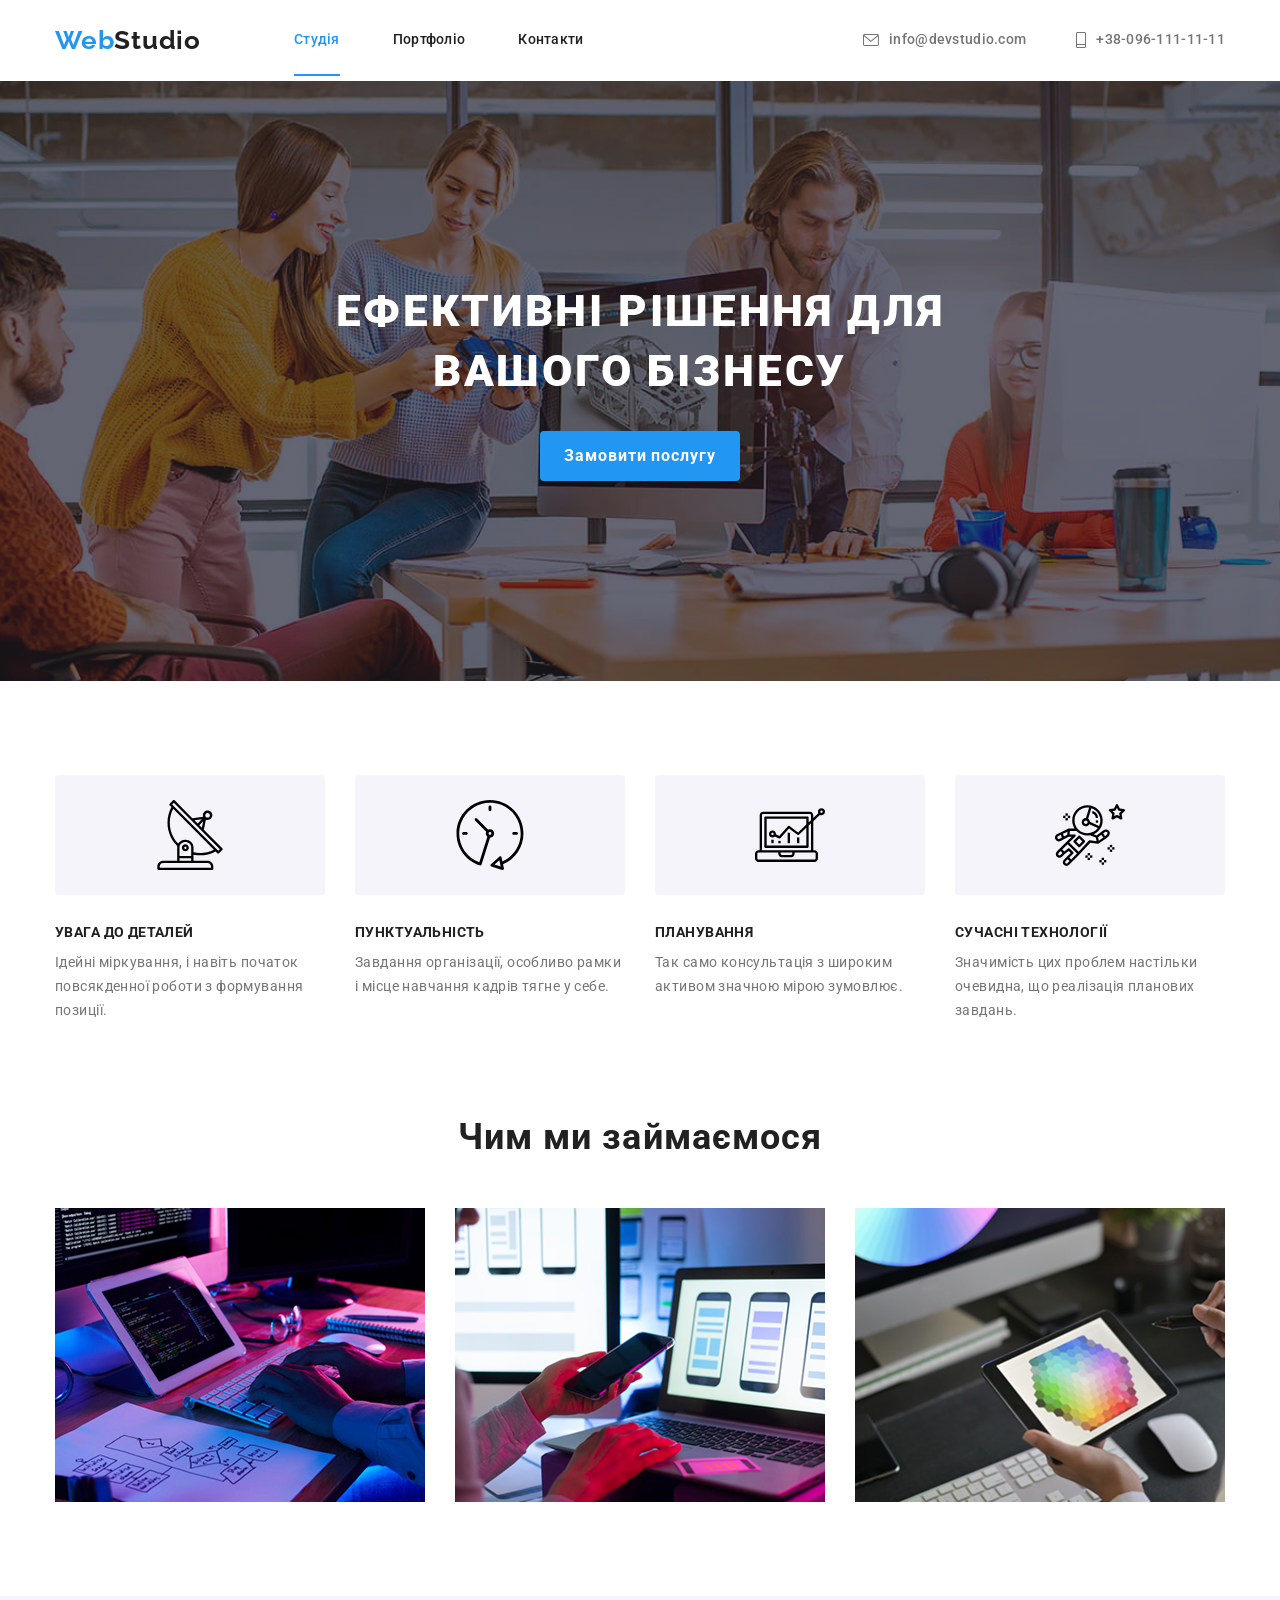
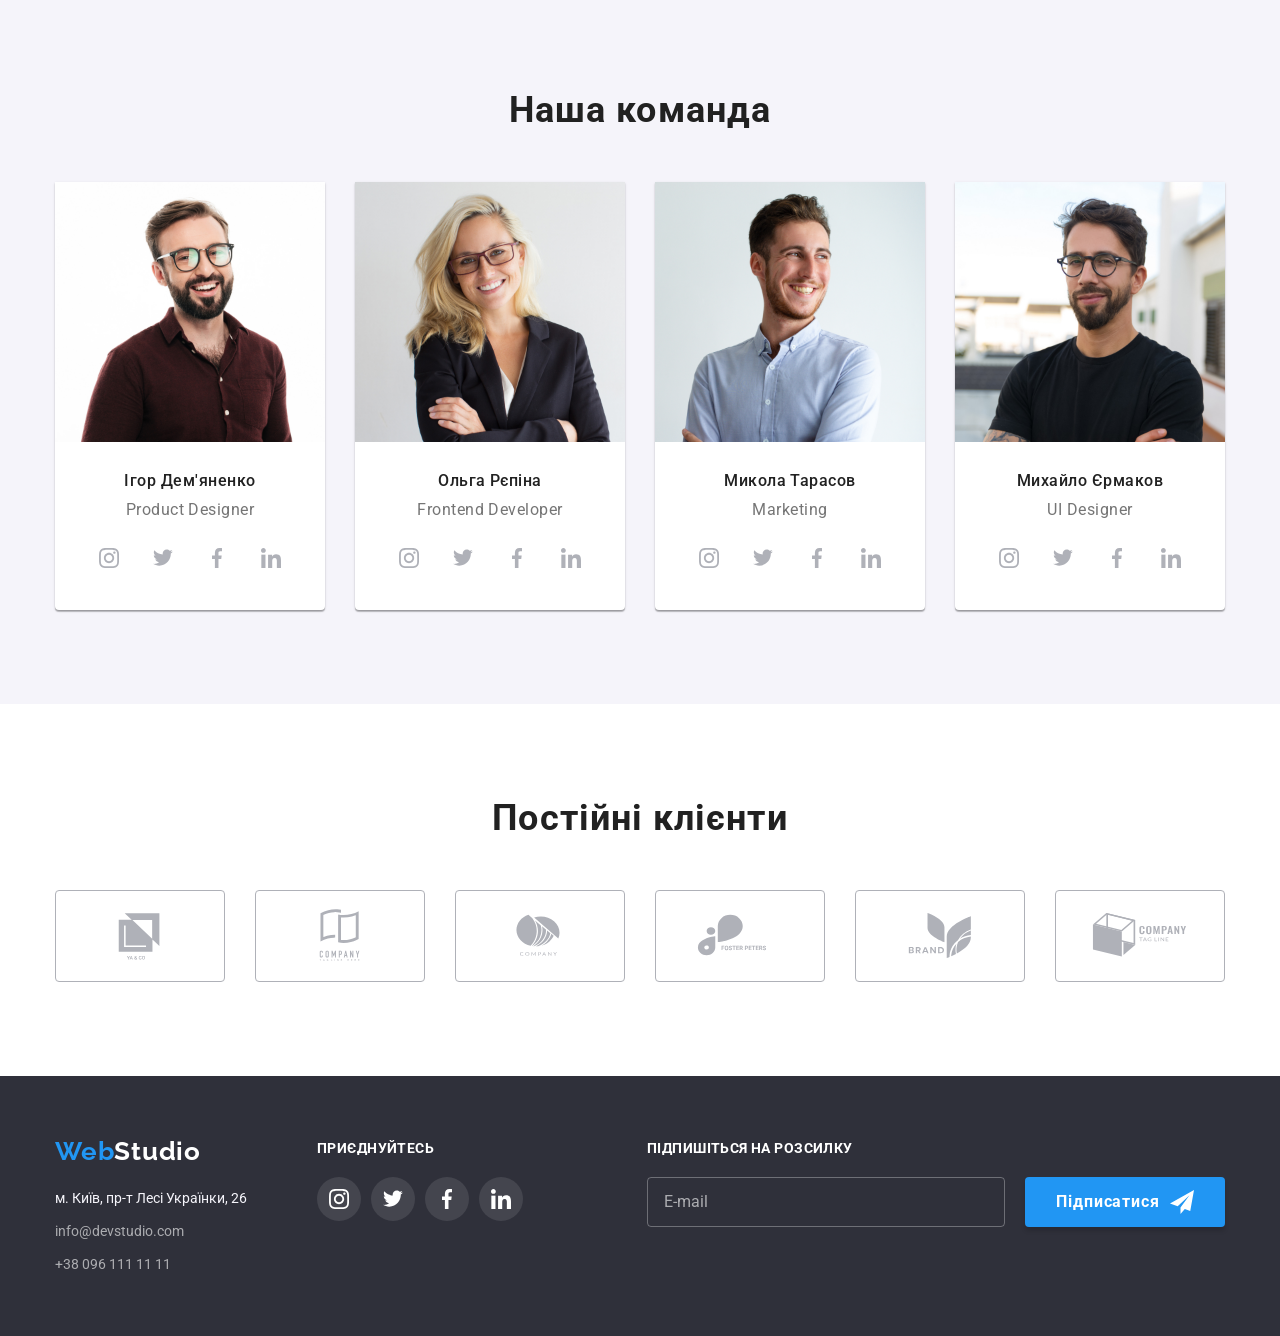
<file: index.html>
<!doctype html>
<html lang="en">
  <head>
    <meta charset="UTF-8" />
    <meta name="viewport" content="width=device-width, initial-scale=1.0" />
    <title>WebStudio</title>
    <link rel="preconnect" href="https://fonts.googleapis.com" />
    <link rel="preconnect" href="https://fonts.gstatic.com" crossorigin />
    <link
      href="https://fonts.googleapis.com/css2?family=Raleway:ital,wght@0,100..900;1,100..900&family=Roboto:ital,wght@0,100..900;1,100..900&display=swap"
      rel="stylesheet"
    />
    <link
      rel="stylesheet"
      href="https://cdnjs.cloudflare.com/ajax/libs/modern-normalize/3.0.1/modern-normalize.min.css"
    />
    <link rel="stylesheet" href="./css/reset.css" />
    <link rel="stylesheet" href="./css/styles.css" />
  </head>
  <body>
    <header class="header">
      <div class="container">
        <div class="header-box-one">
          <div class="burger-menu">
            <a href="./index.html" class="header-logo">
              Web<span class="logo-accent">Studio</span>
            </a>

            <button type="button" class="menu-open" aria-label="Відкрити меню">
              <img src="./images/menu_40px.png" alt="menu" />
            </button>
          </div>
          <nav class="header-navigation">
            <ul class="header-nav-list">
              <li class="header-nav-item">
                <a href="./index.html" class="header-nav-link-current"
                  >Студія</a>
              </li>
              <li class="header-nav-item">
                <a href="./catalog.html" class="header-nav-link">Портфоліо</a>
              </li>
              <li class="header-nav-item">
                <a href="#" class="header-nav-link">Контакти</a>
              </li>
            </ul>
          </nav>
        </div>
        <div class="header-box-two">
          <ul class="header-info-list">
            <li class="header-info-item">
              <a href="#" class="header-info-link">
                <svg class="header-icons">
                  <use href="./images/symbol-defs.svg#icon-envelope"></use>
                </svg>
                info@devstudio.com
              </a>
            </li>
            <li class="header-info-item">
              <a href="#" class="header-info-link">
                <svg class="header-icons">
                  <use href="./images/symbol-defs.svg#icon-smartphone"></use>
                </svg>
                +38-096-111-11-11
              </a>
            </li>
          </ul>
        </div>
      </div>
      <div class="backdrop">
        <div class="modal">
          <button type="button" class="close" aria-label="Закрити меню">
            <img src="./images/close_40px.png" alt="" />
          </button>
          <nav class="mobile-menu">
            <ul class="mobile-menu-list">
              <li class="mobile-menu-item">
                <a
                  href="./index.html"
                  class="mobile-menu-link mobile-menu-link-current">
                  Студія
                </a>
              </li>
              <li class="mobile-menu-item">
                <a href="./catalog.html" class="mobile-menu-link">
                  Портфоліо
                </a>
              </li>
              <li class="mobile-menu-item">
                <a href="#" class="mobile-menu-link"> Контакти </a>
              </li>
            </ul>
          </nav>
          <div class="mobile-menu-contacts">
            <a href="#" class="mobile-phone"> +38 096 111 11 11 </a>
            <a href="#" class="mobile-email"> info@devstudio.com </a>
          </div>
          <ul class="mobile-social-list">
            <li class="mobile-social-item">
              <a href="#" class="mobile-social-link">Instagram</a>
            </li>
            <li class="mobile-social-item">
              <a href="#" class="mobile-social-link">Twitter</a>
            </li>
            <li class="mobile-social-item">
              <a href="#" class="mobile-social-link">Facebook</a>
            </li>
            <li class="mobile-social-item">
              <a href="#" class="mobile-social-link">LinkedIn</a>
            </li>
          </ul>
        </div>
      </div>
    </header>
    <div class="contact-backdrop" data-modal>
      <div class="contact-modal">
        <button
          type="button"
          class="contact-close"
          data-modal-close
          aria-label="Закрити"
        >
          <img src="./images/close_40px.png" alt="close" />
        </button>
        <h2 class="contact-title">Залиште свої дані, ми вам передзвонимо</h2>
        <form class="contact-form">
        <label class="contact-label">
            <label class="contact-label">
            <span class="contact-label-text">Ім'я</span>
            <span class="contact-input-wrapper">
                <input type="text" name="name" class="contact-input"/>
                <svg class="contact-input-icon">
                <use href="./images/symbol-defs.svg#icon-person"></use>
                </svg>
            </span>
            </label>
            <label class="contact-label">
            <span class="contact-label-text">Телефон</span>
            <span class="contact-input-wrapper">
                <input type="tel" name="phone" class="contact-input"/>
                <svg class="contact-input-icon">
                <use href="./images/symbol-defs.svg#icon-smartphone"></use>
                </svg>
            </span>
            </label>
            <label class="contact-label">
            <span class="contact-label-text">Пошта</span>
            <span class="contact-input-wrapper">
                <input type="email" name="email" class="contact-input" />
                <svg class="contact-input-icon">
                <use href="./images/symbol-defs.svg#icon-envelope"></use>
                </svg>
            </span>
            </label>
          <label class="contact-label">
            <span class="contact-label-text">Коментар</span>
            <textarea
              name="comment"
              class="contact-textarea"
              placeholder="Введіть текст"
            ></textarea>
          </label>
          <label class="contact-policy">
            <input type="checkbox" name="policy" />
            <span
              >Погоджуюся з розсилкою та приймаю
              <a href="#">Умови договору</a></span
            >
          </label>
          <button type="submit" class="contact-button">Відправити</button>
        </form>
      </div>
    </div>
    <main class="main">
      <section class="hero">
        <div class="container">
          <h1 class="hero-title">Ефективні рішення для вашого бізнесу</h1>
          <button type="button" class="hero-button" data-modal-open>
            Замовити послугу
          </button>
        </div>
      </section>
      <section class="advanteges">
        <div class="container">
            <ul class="advanteges-content">
            <li class="advanteges-item">
                <div class="advanteges-icon-box">
                <svg class="advanteges-icon">
                    <use href="./images/symbol-defs.svg#icon-antenna"></use>
                </svg>
                </div>
                <h2 class="advanteges-secondary-title">
                УВАГА ДО ДЕТАЛЕЙ
                </h2>
                <p class="advanteges-text">
                Ідейні міркування, і навіть початок повсякденної роботи з
                формування позиції.
                </p>
            </li>
            <li class="advanteges-item">
                <div class="advanteges-icon-box">
                <svg class="advanteges-icon">
                    <use href="./images/symbol-defs.svg#icon-clock"></use>
                </svg>
                </div>
                <h2 class="advanteges-secondary-title">
                ПУНКТУАЛЬНІСТЬ
                </h2>
                <p class="advanteges-text">
                Завдання організації, особливо рамки і місце навчання кадрів
                тягне у себе.
                </p>
            </li>
            <li class="advanteges-item">
                <div class="advanteges-icon-box">
                <svg class="advanteges-icon">
                    <use href="./images/symbol-defs.svg#icon-diagram"></use>
                </svg>
                </div>
                <h2 class="advanteges-secondary-title">
                ПЛАНУВАННЯ
                </h2>
                <p class="advanteges-text">
                Так само консультація з широким активом значною мірою зумовлює.
                </p>
            </li>
            <li class="advanteges-item">
                <div class="advanteges-icon-box">
                <svg class="advanteges-icon">
                    <use href="./images/symbol-defs.svg#icon-astronaut"></use>
                </svg>
                </div>
                <h2 class="advanteges-secondary-title">
                СУЧАСНІ ТЕХНОЛОГІЇ
                </h2>
                <p class="advanteges-text">
                Значимість цих проблем настільки очевидна, що реалізація
                планових завдань.
                </p>
            </li>
            </ul>
        </div>
      </section>
      <section class="work">
        <div class="container">
          <h2 class="work-title">Чим ми займаємося</h2>
          <ul class="work-list">
            <li class="work-item">
              <img src="./images/img_1.png" alt="img1" class="work-images" />
            </li>
            <li class="work-item">
              <img src="./images/img_2.png" alt="img2" class="work-images" />
            </li>
            <li class="work-item">
              <img src="./images/img_3.png" alt="img3" class="work-images" />
            </li>
          </ul>
        </div>
      </section>
      <section class="team">
        <div class="container">
          <h2 class="team-title">Наша команда</h2>
          <ul class="team-list">
            <li class="team-item">
              <img src="./images/worker_1.jpg" alt="worker1" class="team-image"/>
              <div class="team-item-text">
                <h3 class="team-caption">Ігор Дем'яненко</h3>
                <p class="team-info">Product Designer</p>
                <ul class="team-items">
                    <li class="team-elem">
                        <a href="" class="team-link">
                            <svg class="team-icons">
                                <use href="./images/symbol-defs.svg#icon-instagram"></use>
                            </svg>
                        </a>
                    </li>
                    <li class="team-elem">
                        <a href="" class="team-link">
                            <svg class="team-icons">
                                <use href="./images/symbol-defs.svg#icon-twitter"></use>
                            </svg>
                        </a>
                    </li>
                    <li class="team-elem">
                        <a href="" class="team-link">
                            <svg class="team-icons">
                                <use href="./images/symbol-defs.svg#icon-facebook"></use>
                            </svg>
                        </a>
                    </li>
                    <li class="team-elem">
                        <a href="" class="team-link">
                            <svg class="team-icons">
                                <use href="./images/symbol-defs.svg#icon-linkedin"></use>
                            </svg>
                        </a>
                    </li>
                </ul>
              </div>
            </li>
            <li class="team-item">
              <img src="./images/worker_2.jpg" alt="worker2" class="team-image"/>
              <div class="team-item-text">
                <h3 class="team-caption">Ольга Рєпіна</h3>
                <p class="team-info">Frontend Developer</p>
                <ul class="team-items">
                    <li class="team-elem">
                        <a href="" class="team-link">
                            <svg class="team-icons">
                                <use href="./images/symbol-defs.svg#icon-instagram"></use>
                            </svg>
                        </a>
                    </li>
                    <li class="team-elem">
                        <a href="" class="team-link">
                            <svg class="team-icons">
                                <use href="./images/symbol-defs.svg#icon-twitter"></use>
                            </svg>
                        </a>
                    </li>
                    <li class="team-elem">
                        <a href="" class="team-link">
                            <svg class="team-icons">
                                <use href="./images/symbol-defs.svg#icon-facebook"></use>
                            </svg>
                        </a>
                    </li>
                    <li class="team-elem">
                        <a href="" class="team-link">
                            <svg class="team-icons">
                                <use href="./images/symbol-defs.svg#icon-linkedin"></use>
                            </svg>
                        </a>
                    </li>
                </ul>
              </div>
            </li>
            <li class="team-item">
              <img src="./images/worker_3.jpg" alt="worker3" class="team-image"/>
              <div class="team-item-text">
                <h3 class="team-caption">Микола Тарасов</h3>
                <p class="team-info">Marketing</p>
                <ul class="team-items">
                    <li class="team-elem">
                        <a href="" class="team-link">
                            <svg class="team-icons">
                                <use href="./images/symbol-defs.svg#icon-instagram"></use>
                            </svg>
                        </a>
                    </li>
                    <li class="team-elem">
                        <a href="" class="team-link">
                            <svg class="team-icons">
                                <use href="./images/symbol-defs.svg#icon-twitter"></use>
                            </svg>
                        </a>
                    </li>
                    <li class="team-elem">
                        <a href="" class="team-link">
                            <svg class="team-icons">
                                <use href="./images/symbol-defs.svg#icon-facebook"></use>
                            </svg>
                        </a>
                    </li>
                    <li class="team-elem">
                        <a href="" class="team-link">
                            <svg class="team-icons">
                                <use href="./images/symbol-defs.svg#icon-linkedin"></use>
                            </svg>
                        </a>
                    </li>
                </ul>
              </div>
            </li>
            <li class="team-item">
              <img src="./images/worker_4.jpg" alt="worker4" class="team-image"/>
              <div class="team-item-text">
                <h3 class="team-caption">Михайло Єрмаков</h3>
                <p class="team-info">UI Designer</p>
                <ul class="team-items">
                    <li class="team-elem">
                        <a href="" class="team-link">
                            <svg class="team-icons">
                                <use href="./images/symbol-defs.svg#icon-instagram"></use>
                            </svg>
                        </a>
                    </li>
                    <li class="team-elem">
                        <a href="" class="team-link">
                            <svg class="team-icons">
                                <use href="./images/symbol-defs.svg#icon-twitter"></use>
                            </svg>
                        </a>
                    </li>
                    <li class="team-elem">
                        <a href="" class="team-link">
                            <svg class="team-icons">
                                <use href="./images/symbol-defs.svg#icon-facebook"></use>
                            </svg>
                        </a>
                    </li>
                    <li class="team-elem">
                        <a href="" class="team-link">
                            <svg class="team-icons">
                                <use href="./images/symbol-defs.svg#icon-linkedin"></use>
                            </svg>
                        </a>
                    </li>
                </ul>
              </div>
            </li>
          </ul>
        </div>
      </section>
      <section class="clients">
        <div class="container">
            <h3 class="clients-title">Постійні клієнти</h3>
            <ul class="clients-list">
                <li class="clients-item">
                    <a href="" class="clients-link">
                        <svg class="clients-icons">
                            <use href="./images/symbol-defs.svg#icon-logo"></use>
                        </svg>
                    </a>
                </li>
                <li class="clients-item">
                    <a href="" class="clients-link">
                        <svg class="clients-icons">
                            <use href="./images/symbol-defs.svg#icon-logotwo"></use>
                        </svg>
                    </a>
                </li>
                <li class="clients-item">
                    <a href="" class="clients-link">
                        <svg class="clients-icons">
                            <use href="./images/symbol-defs.svg#icon-logothree"></use>
                        </svg>
                    </a>
                </li>
                <li class="clients-item">
                    <a href="" class="clients-link">
                        <svg class="clients-icons">
                            <use href="./images/symbol-defs.svg#icon-logofour"></use>
                        </svg>
                    </a>
                </li>
                <li class="clients-item">
                    <a href="" class="clients-link">
                        <svg class="clients-icons">
                            <use href="./images/symbol-defs.svg#icon-logofive"></use>
                        </svg>
                    </a>
                </li>
                <li class="clients-item">
                    <a href="" class="clients-link">
                        <svg class="clients-icons">
                            <use href="./images/symbol-defs.svg#icon-logosix"></use>
                        </svg>
                    </a>
                </li>
            </ul>
        </div>
      </section>
    </main>
    <footer class="footer">
        <div class="container footer-container">
            <div class="footer-info">
            <a href="./index.html" class="footer-logo">Web<span class="logo-span">Studio</span></a>
            <ul class="footer-list">
                <li><a href="#" class="footer-link-1">м. Київ, пр-т Лесі Українки, 26</a></li>
                <li><a href="#" class="footer-link-2">info@devstudio.com</a></li>
                <li><a href="#" class="footer-link-3">+38 096 111 11 11</a></li>
            </ul>
            </div>
            <div class="footer-social">
            <p class="footer-social-title">ПРИЄДНУЙТЕСЬ</p>
            <ul class="footer-social-list">
                <li><a href="#" class="footer-social-link"><svg class="footer-social-icon"><use href="./images/symbol-defs.svg#icon-instagram"></use></svg></a></li>
                <li><a href="#" class="footer-social-link"><svg class="footer-social-icon"><use href="./images/symbol-defs.svg#icon-twitter"></use></svg></a></li>
                <li><a href="#" class="footer-social-link"><svg class="footer-social-icon"><use href="./images/symbol-defs.svg#icon-facebook"></use></svg></a></li>
                <li><a href="#" class="footer-social-link"><svg class="footer-social-icon"><use href="./images/symbol-defs.svg#icon-linkedin"></use></svg></a></li>
            </ul>
            </div>
            <div class="footer-subscribe">
            <p class="footer-subscribe-title">ПІДПИШІТЬСЯ НА РОЗСИЛКУ</p>
            <form class="footer-form">
                <input type="email" class="footer-input" placeholder="E-mail">
                <button type="submit" class="footer-button">Підписатися<svg class="footer-send-icon"><use href="./images/symbol-defs.svg#icon-send"></use></svg></button>
            </form>
            </div>
        </div>
        </footer>
    <script>
      const modal = document.querySelector("[data-modal]");
      const openButton = document.querySelector("[data-modal-open]");
      const closeButton = document.querySelector("[data-modal-close]");

      openButton.addEventListener("click", () => {
        modal.classList.add("is-open");
        document.body.classList.add("modal-open");
      });

      closeButton.addEventListener("click", () => {
        modal.classList.remove("is-open");
        document.body.classList.remove("modal-open");
      });

      modal.addEventListener("click", (event) => {
        if (event.target === modal) {
          modal.classList.remove("is-open");
          document.body.classList.remove("modal-open");
        }
      });

      document.addEventListener("keydown", (event) => {
        if (event.key === "Escape") {
          modal.classList.remove("is-open");
          document.body.classList.remove("modal-open");
        }
      });

      const mobileMenu = document.querySelector(".backdrop");
      const openMenuButton = document.querySelector(".menu-open");
      const closeMenuButton = document.querySelector(".close");

      const openMobileMenu = () => {
        mobileMenu.classList.add("is-open");
        document.body.classList.add("modal-open");
      };

      const closeMobileMenu = () => {
        mobileMenu.classList.remove("is-open");
        document.body.classList.remove("modal-open");
      };

      openMenuButton.addEventListener("click", openMobileMenu);

      closeMenuButton.addEventListener("click", closeMobileMenu);

      mobileMenu.addEventListener("click", (event) => {
        if (event.target === mobileMenu) {
          closeMobileMenu();
        }
      });
    </script>
  </body>
</html>
</file>
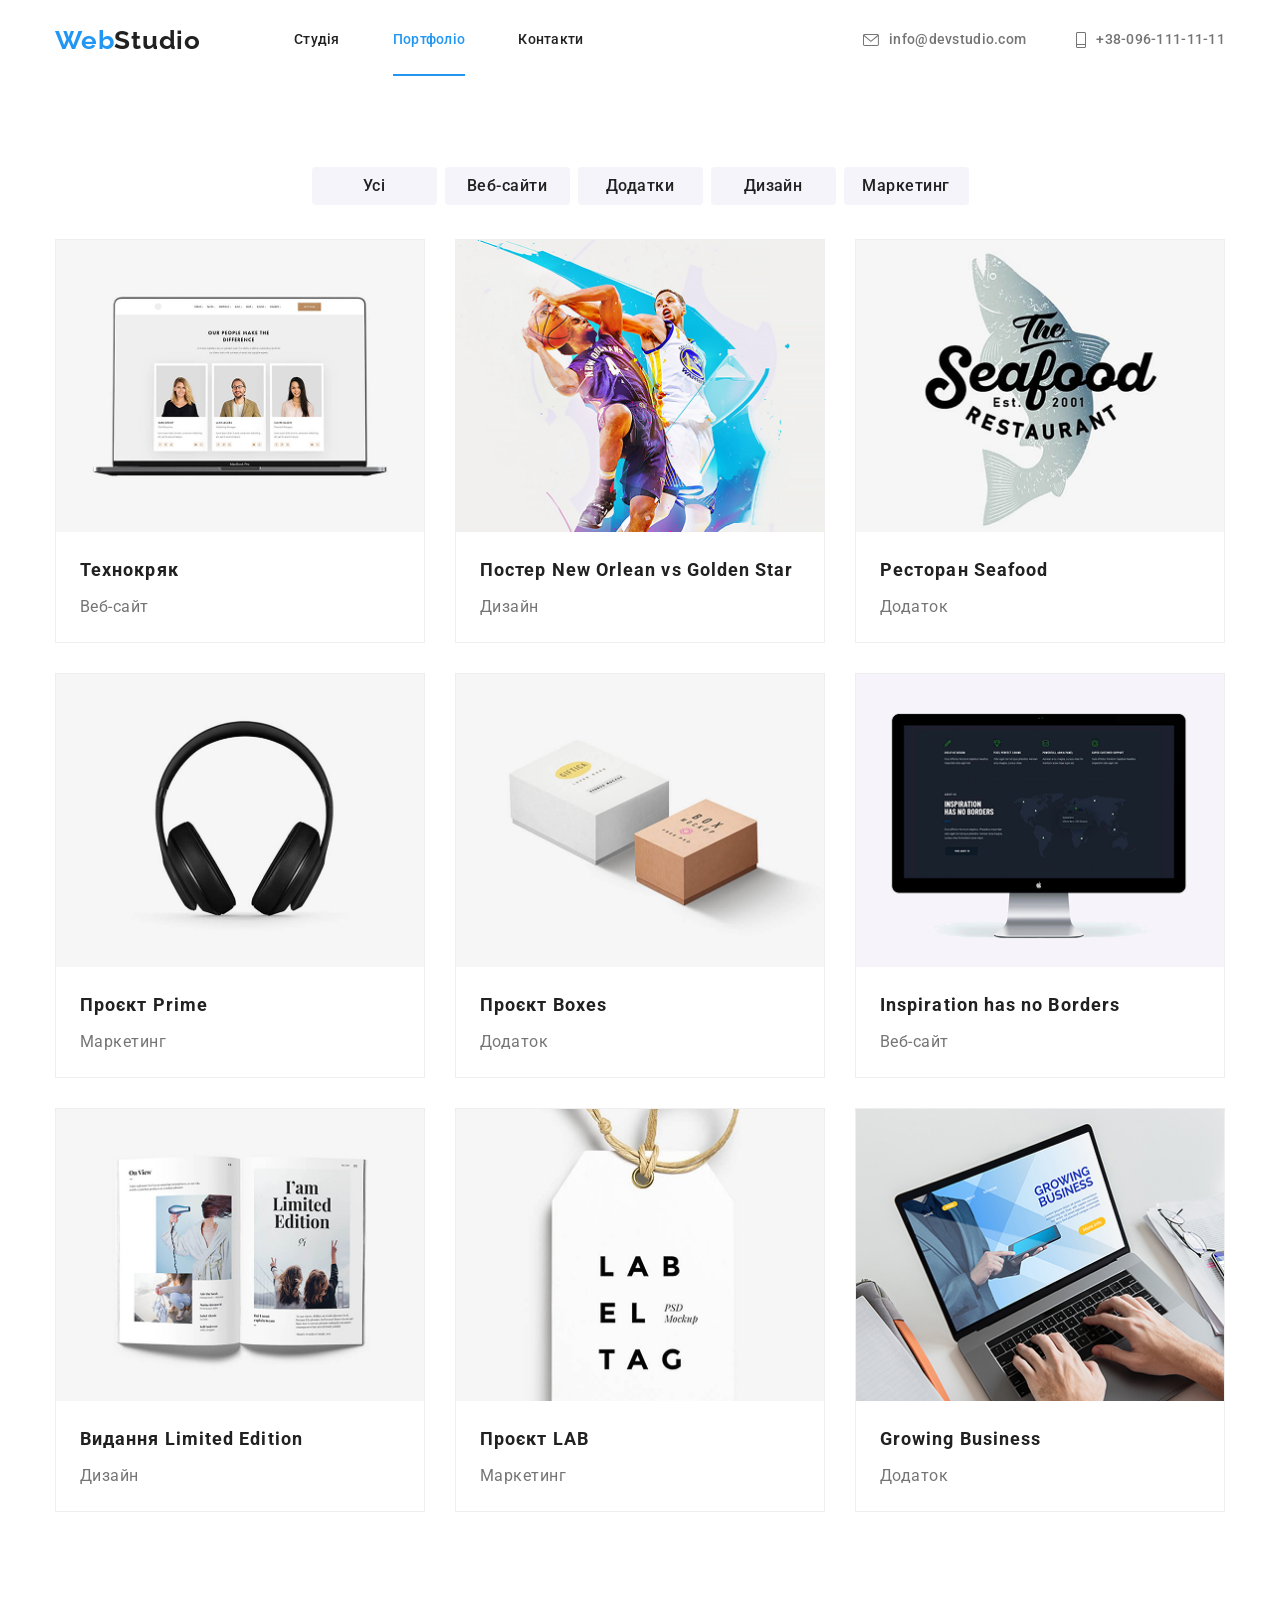
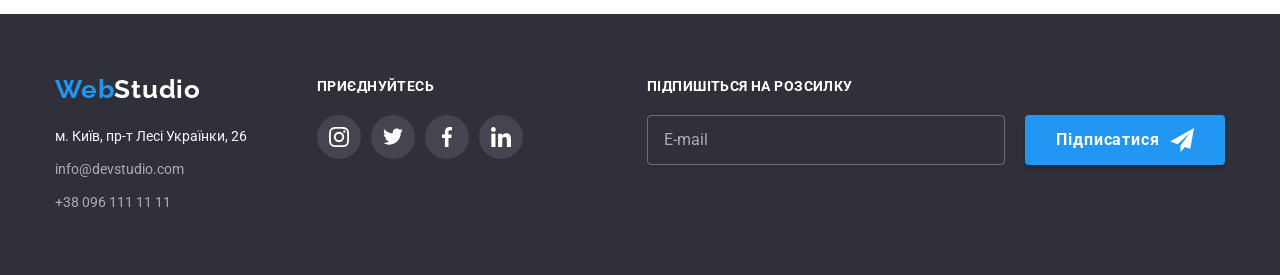
<file: catalog.html>
<!DOCTYPE html>
<html lang="en">
<head>
    <meta charset="UTF-8">
    <meta name="viewport" content="width=device-width, initial-scale=1.0">
    <title>WebStudio Catalog</title>
    <link rel="preconnect" href="https://fonts.googleapis.com">
    <link rel="preconnect" href="https://fonts.gstatic.com" crossorigin>
    <link href="https://fonts.googleapis.com/css2?family=Raleway:ital,wght@0,100..900;1,100..900&family=Roboto:ital,wght@0,100..900;1,100..900&display=swap" rel="stylesheet">
    <link rel="stylesheet" href="https://cdnjs.cloudflare.com/ajax/libs/modern-normalize/3.0.1/modern-normalize.min.css">
    <link rel="stylesheet" href="./css/reset.css">
    <link rel="stylesheet" href="./css/styles.css">
</head>
<body>
<header class="header">
        <div class="container">
            <div class="header-box-one">
                <div class="burger-menu">
                    <a href="./index.html" class="header-logo">
                        Web<span class="logo-accent">Studio</span>
                    </a>

                    <button type="button" class="menu-open" aria-label="Відкрити меню">
                        <img src="./images/menu_40px.png" alt="">
                    </button>
                </div>
                <nav class="header-navigation">
                    <ul class="header-nav-list">
                        <li class="header-nav-item">
                            <a href="./index.html" class="header-nav-link">Студія</a>
                        </li>
                        <li class="header-nav-item">
                            <a href="./catalog.html" class="header-nav-link-current">Портфоліо</a>
                        </li>
                        <li class="header-nav-item">
                            <a href="#" class="header-nav-link">Контакти</a>
                        </li>
                    </ul>
                </nav>
            </div>
            <div class="header-box-two">
                <ul class="header-info-list">
                    <li class="header-info-item">
                    <a href="#" class="header-info-link">
                        <svg class="header-icons">
                        <use href="./images/symbol-defs.svg#icon-envelope"></use>
                        </svg>
                        info@devstudio.com
                    </a>
                    </li>
                    <li class="header-info-item">
                    <a href="#" class="header-info-link">
                        <svg class="header-icons">
                        <use href="./images/symbol-defs.svg#icon-smartphone"></use>
                        </svg>
                        +38-096-111-11-11
                    </a>
                    </li>
                </ul>
            </div>
        </div>
        <div class="backdrop">
            <div class="modal">
                <button type="button" class="close" aria-label="Закрити меню">
                    <img src="./images/close_40px.png" alt="">
                </button>
                <nav class="mobile-menu">
                    <ul class="mobile-menu-list">
                        <li class="mobile-menu-item">
                            <a href="./index.html" class="mobile-menu-link">
                                Студія
                            </a>
                        </li>
                        <li class="mobile-menu-item">
                            <a href="./catalog.html" class="mobile-menu-link mobile-menu-link-current">
                                Портфоліо
                            </a>
                        </li>
                        <li class="mobile-menu-item">
                            <a href="#" class="mobile-menu-link">
                                Контакти
                            </a>
                        </li>
                    </ul>
                </nav>
                <div class="mobile-menu-contacts">
                    <a href="#" class="mobile-phone">
                        +38 096 111 11 11
                    </a>
                    <a href="#" class="mobile-email">
                        info@devstudio.com
                    </a>
                </div>
                <ul class="mobile-social-list">
                    <li class="mobile-social-item">
                        <a href="#" class="mobile-social-link">Instagram</a>
                    </li>
                    <li class="mobile-social-item">
                        <a href="#" class="mobile-social-link">Twitter</a>
                    </li>
                    <li class="mobile-social-item">
                        <a href="#" class="mobile-social-link">Facebook</a>
                    </li>
                    <li class="mobile-social-item">
                        <a href="#" class="mobile-social-link">LinkedIn</a>
                    </li>
                </ul>
            </div>
        </div>
    </header>
    <main>
        <section class="catalog">
            <div class="container">
                <ul class="catalog-list">
                    <li class="catalog-item">
                        <button class="catalog-button">Усі</button>
                    </li>
                    <li class="catalog-item">
                        <button class="catalog-button">Веб-сайти</button>
                    </li>
                    <li class="catalog-item">
                        <button class="catalog-button">Додатки</button></li>
                    <li class="catalog-item">
                        <button class="catalog-button">Дизайн</button>
                    </li>
                    <li class="catalog-item">
                        <button class="catalog-button">Маркетинг</button>
                    </li>
                </ul>
                <ul class="products-list">
                    <li class="products-item">
                        <div class="products-wrapper">
                            <img src="./images/img(3).png" alt="img-1" class="products-image">
                        <p class="ower">
                            Ресурс пропонує комплексні пропозиції з різним рівнем функціоналу та сервісів. Все це дозволить відвідувачу отримати вичерпні відомості про компанію чи приватну особу.
                        </p>
                        </div>
                        <div class="products-wrap">
                            <h2 class="products-title">Технокряк</h2>
                            <p class="products-text">Веб-сайт</p>
                        </div>
                    </li>
                    <li class="products-item">
                        <div class="products-wrapper">
                            <img src="./images/img(4).png" alt="img-2" class="products-image">
                            <p class="ower">
                                Ресурс пропонує комплексні пропозиції з різним рівнем функціоналу та сервісів. Все це дозволить відвідувачу отримати вичерпні відомості про компанію чи приватну особу.
                            </p>
                        </div>
                        <div class="products-wrap">
                            <h2 class="products-title">Постер New Orlean vs Golden Star</h2>
                            <p class="products-text">Дизайн</p>
                        </div>
                    </li>
                    <li class="products-item">
                        <div class="products-wrapper">
                            <img src="./images/img(5).png" alt="img-3" class="products-image">
                            <p class="ower">
                                Ресурс пропонує комплексні пропозиції з різним рівнем функціоналу та сервісів. Все це дозволить відвідувачу отримати вичерпні відомості про компанію чи приватну особу.
                            </p>
                        </div>
                        <div class="products-wrap">
                            <h2 class="products-title">Ресторан Seafood</h2>
                            <p class="products-text">Додаток</p>
                        </div>
                    </li>
                    <li class="products-item">
                        <div class="products-wrapper">
                            <img src="./images/img(6).png" alt="img-4" class="products-image">
                            <p class="ower">
                                Ресурс пропонує комплексні пропозиції з різним рівнем функціоналу та сервісів. Все це дозволить відвідувачу отримати вичерпні відомості про компанію чи приватну особу.
                            </p>
                        </div>
                        <div class="products-wrap">
                            <h2 class="products-title">Проєкт Prime</h2>
                            <p class="products-text">Маркетинг</p>
                        </div>
                    </li>
                    <li class="products-item">
                        <div class="products-wrapper">
                            <img src="./images/img(7).png" alt="img-5" class="products-image">
                            <p class="ower">
                                Ресурс пропонує комплексні пропозиції з різним рівнем функціоналу та сервісів. Все це дозволить відвідувачу отримати вичерпні відомості про компанію чи приватну особу.
                            </p>
                        </div>
                        <div class="products-wrap">
                            <h2 class="products-title">Проєкт Boxes</h2>
                            <p class="products-text">Додаток</p>
                        </div>
                    </li>
                    <li class="products-item">
                        <div class="products-wrapper">
                            <img src="./images/img(8).png" alt="img-6" class="products-image">
                            <p class="ower">
                                Ресурс пропонує комплексні пропозиції з різним рівнем функціоналу та сервісів. Все це дозволить відвідувачу отримати вичерпні відомості про компанію чи приватну особу.
                            </p>
                        </div>
                        <div class="products-wrap">
                            <h2 class="products-title">Inspiration has no Borders</h2>
                            <p class="products-text">Веб-сайт</p>
                        </div>
                    </li>
                    <li class="products-item">
                        <div class="products-wrapper">
                            <img src="./images/img(9).png" alt="img-7" class="products-image">
                            <p class="ower">
                                Ресурс пропонує комплексні пропозиції з різним рівнем функціоналу та сервісів. Все це дозволить відвідувачу отримати вичерпні відомості про компанію чи приватну особу.
                            </p>
                        </div>
                        <div class="products-wrap">
                            <h2 class="products-title">Видання Limited Edition</h2>
                            <p class="products-text">Дизайн</p>
                        </div>
                    </li>
                    <li class="products-item">
                        <div class="products-wrapper">
                            <img src="./images/img(10).png" alt="img-8" class="products-image">
                            <p class="ower">
                                Ресурс пропонує комплексні пропозиції з різним рівнем функціоналу та сервісів. Все це дозволить відвідувачу отримати вичерпні відомості про компанію чи приватну особу.
                            </p>
                        </div>
                        <div class="products-wrap">
                            <h2 class="products-title">Проєкт LAB</h2>
                            <p class="products-text">Маркетинг</p>
                        </div>
                    </li>
                    <li class="products-item">
                        <div class="products-wrapper">
                            <img src="./images/img(11).png" alt="img-9" class="products-image">
                            <p class="ower">
                                Ресурс пропонує комплексні пропозиції з різним рівнем функціоналу та сервісів. Все це дозволить відвідувачу отримати вичерпні відомості про компанію чи приватну особу.
                            </p>
                        </div>
                        <div class="products-wrap">
                            <h2 class="products-title">Growing Business</h2>
                            <p class="products-text">Додаток</p>
                        </div>
                    </li>
                </ul>
            </div>
        </section>
    </main>
    <footer class="footer">
        <div class="container footer-container">
            <div class="footer-info">
            <a href="./index.html" class="footer-logo">Web<span class="logo-span">Studio</span></a>
            <ul class="footer-list">
                <li><a href="#" class="footer-link-1">м. Київ, пр-т Лесі Українки, 26</a></li>
                <li><a href="#" class="footer-link-2">info@devstudio.com</a></li>
                <li><a href="#" class="footer-link-3">+38 096 111 11 11</a></li>
            </ul>
            </div>
            <div class="footer-social">
            <p class="footer-social-title">ПРИЄДНУЙТЕСЬ</p>
            <ul class="footer-social-list">
                <li><a href="#" class="footer-social-link"><svg class="footer-social-icon"><use href="./images/symbol-defs.svg#icon-instagram"></use></svg></a></li>
                <li><a href="#" class="footer-social-link"><svg class="footer-social-icon"><use href="./images/symbol-defs.svg#icon-twitter"></use></svg></a></li>
                <li><a href="#" class="footer-social-link"><svg class="footer-social-icon"><use href="./images/symbol-defs.svg#icon-facebook"></use></svg></a></li>
                <li><a href="#" class="footer-social-link"><svg class="footer-social-icon"><use href="./images/symbol-defs.svg#icon-linkedin"></use></svg></a></li>
            </ul>
            </div>
            <div class="footer-subscribe">
            <p class="footer-subscribe-title">ПІДПИШІТЬСЯ НА РОЗСИЛКУ</p>
            <form class="footer-form">
                <input type="email" class="footer-input" placeholder="E-mail">
                <button type="submit" class="footer-button">Підписатися<svg class="footer-send-icon"><use href="./images/symbol-defs.svg#icon-send"></use></svg></button>
            </form>
            </div>
        </div>
    </footer>
    <script>
        const mobileMenu = document.querySelector(".backdrop");
        const openMenuButton = document.querySelector(".menu-open");
        const closeMenuButton = document.querySelector(".close");

        const openMobileMenu = () => {
            mobileMenu.classList.add("is-open");
            document.body.classList.add("modal-open");
        };

        const closeMobileMenu = () => {
            mobileMenu.classList.remove("is-open");
            document.body.classList.remove("modal-open");
        };

        openMenuButton.addEventListener("click", openMobileMenu);

        closeMenuButton.addEventListener("click", closeMobileMenu);

        mobileMenu.addEventListener("click", event => {
            if (event.target === mobileMenu) {
                closeMobileMenu();
            }
        });
    </script>
</html>
</body>
</html>
</file>
<file: css/styles.css>
:root {
    --secondary-color: #2F303A;
    --button-color: #2196F3;
    --secondary-title-color: #FFFFFF;
    --title-color: #212121;
    --text-color: #757575;
    --third-color: #F5F4FA;
}

body {
    font-family: "Roboto", sans-serif;
}

.container {
    width: 100%;
    max-width: 1200px;
    margin: 0 auto;
    padding: 0 15px;
}

.header {
    margin: 0 auto;
    display: flex;
    flex-direction: row;
    padding-top: 10px;
    padding-bottom: 10px;
}

.header .container {
    display: flex;
    align-items: center;
    justify-content: space-between;
}

.header-box-one {
    width: 100%;
    display: flex;
    align-items: center;
}

.burger-menu {
    width: 100%;
    display: flex;
    align-items: center;
    justify-content: space-between;
}

.backdrop {
    position: fixed;
    inset: 0;
    width: 100%;
    height: 100%;
    background-color: rgba(0, 0, 0, 0.1);
    display: flex;
    justify-content: center;
    align-items: center;
    opacity: 0;
    visibility: hidden;
    pointer-events: none;
    z-index: 9999;
    transition: opacity 350ms ease, visibility 350ms ease;
}

.backdrop.is-open {
    opacity: 1;
    visibility: visible;
    pointer-events: auto;
}

.modal {
    position: relative;
    width: 100%;
    height: 100%;
    padding: 32px;
    background-color: #fff;
}

.close {
    position: absolute;
    top: 5px;
    right: 5px;
    width: 40px;
    height: 40px;
    padding: 0;
    display: flex;
    align-items: center;
    justify-content: center;
    border: none;
    background: transparent;
    cursor: pointer;
}

.close img {
    width: 40px;
    height: 40px;
    display: block;
}

.mobile-menu {
    width: 100%;
}

.mobile-menu-list {
    display: flex;
    flex-direction: column;
    gap: 32px;
    margin: 0;
    padding: 0;
}

.mobile-menu-item {
    margin: 0;
    padding: 0;
}

.mobile-menu-link {
    color: var(--title-color);
    font-family: Roboto, sans-serif;
    font-size: 40px;
    font-style: normal;
    font-weight: 500;
    line-height: 1.17;
    letter-spacing: 0.8px;
    text-decoration: none;
    transition: color 250ms ease;
}

.mobile-menu-link:hover,
.mobile-menu-link-current {
    color: var(--button-color);
}

.mobile-menu-contacts {
    position: absolute;
    left: 32px;
    bottom: 95px;
    display: flex;
    flex-direction: column;
}

.mobile-phone {
    color: var(--button-color);
    font-family: Roboto, sans-serif;
    font-size: 34px;
    font-weight: 500;
    line-height: 1.17;
    letter-spacing: 0.68px;
    text-decoration: none;
    margin-bottom: 32px;
}

.mobile-email {
    color: var(--text-color);
    font-size: 24px;
    font-weight: 500;
    line-height: 1.17;
    letter-spacing: 0.48px;
    text-decoration: none;
}

.mobile-social-list {
    position: absolute;
    left: 32px;
    bottom: 13px;
    display: flex;
    align-items: center;
    margin: 0;
    padding: 0;
}

.mobile-social-item {
    position: relative;
    display: flex;
    align-items: center;
}

.mobile-social-item:not(:last-child)::after {
    content: "";
    width: 1px;
    height: 22px;
    margin: 0 10px;
    background-color: rgba(33, 33, 33, 0.2);
}

.mobile-social-link {
    color: var(--button-color);
    font-size: 18px;
    font-weight: 500;
    line-height: 1.22;
    letter-spacing: 0.36px;
    text-decoration: none;
}

.header-logo {
    color: var(--button-color);
    font-family: Raleway, sans-serif;
    font-size: 26px;
    font-style: normal;
    font-weight: 700;
    line-height: 1.19;
    letter-spacing: 0.72px;
    margin-right: 0;
}

.logo-accent {
    color: var(--title-color);
}

.menu-open {
    display: block;
    padding: 0;
    border: none;
    background: transparent;
    cursor: pointer;
}

.menu-open img {
    display: block;
}

.header-navigation {
    display: none;
}

.header-nav-item {
    color: var(--title-color);
    font-size: 14px;
    font-weight: 500;
    line-height: 1.14;
    letter-spacing: 0.28px;
    position: relative;
}

.header-nav-list {
    display: flex;
    flex-direction: row;
    gap: 53px;
}

.header-nav-link {
    color: var(--title-color);
    font-size: 14px;
    font-weight: 500;
    line-height: 1.14;
    letter-spacing: 0.28px;
    text-decoration: none;
    transition: color 250ms cubic-bezier(0.4, 0, 0.2, 1);
}

.header-nav-link-current {
    color: var(--button-color);
}

.header-nav-link-current::after {
    content: "";
    position: absolute;
    left: 0;
    bottom: -28px;
    width: 100%;
    height: 2px;
    background: var(--button-color);
}

.header-nav-link:hover {
    color: var(--button-color);
}

.header-nav-link::after {
    content: "";
    position: absolute;
    left: 0;
    bottom: -28px;
    width: 100%;
    height: 2px;
    background-color: var(--button-color);
    transform: scaleX(0);
    transform-origin: center;
    transition: transform 350ms ease;
}

.header-nav-link:hover::after {
    transform: scaleX(1);
}

.header-box-two {
    display: none;
}

.header-info-list {
    display: none;
    margin-left: auto;
}

.header-info-item {
    font-size: 14px;
    font-weight: 500;
    line-height: 1.14;
    letter-spacing: 0.28px;
}

.header-info-link {
    color: var(--text-color);
    font-size: 14px;
    font-weight: 500;
    line-height: 1.14;
    letter-spacing: 0.28px;
    text-decoration: none;
    display: flex;
    align-items: center;
    gap: 10px;
    transition-duration: 500ms;
}

.header-info-link:hover {
    color: var(--button-color);
    .header-icons {
        fill: var(--button-color);
    }
}

.contact-backdrop {
    position: fixed;
    inset: 0;
    display: flex;
    align-items: center;
    justify-content: center;
    padding: 15px;
    background-color: rgba(0, 0, 0, 0.2);
    opacity: 0;
    visibility: hidden;
    pointer-events: none;
    z-index: 10000;
    transition: opacity 250ms ease, visibility 250ms ease;
}

.contact-backdrop.is-open {
    opacity: 1;
    visibility: visible;
    pointer-events: auto;
}

.contact-modal {
    position: relative;
    width: 100%;
    max-width: 450px;
    padding: 40px;
    background-color: #fff;
    border-radius: 4px;
    box-shadow: 0 2px 8px rgba(0, 0, 0, 0.2);
    transform: scale(0.9);
    transition: transform 250ms ease;
}

.contact-backdrop.is-open .contact-modal {
    transform: scale(1);
}

.contact-close {
    position: absolute;
    top: 8px;
    right: 8px;
    width: 30px;
    height: 30px;
    padding: 0;
    display: flex;
    align-items: center;
    justify-content: center;
    border: 1px solid #eeeeee;
    border-radius: 50%;
    background-color: #ffffff;
    cursor: pointer;
}

.contact-close img {
    width: 18px;
    height: 18px;
    display: block;
}

.contact-title {
    margin: 0 0 20px;
    color: var(--title-color);
    text-align: center;
    font-size: 20px;
    line-height: 1.15;
    font-weight: 700;
}

.contact-form {
    display: flex;
    flex-direction: column;
}

.contact-label {
    display: flex;
    flex-direction: column;
    margin-bottom: 10px;
}

.contact-label-text {
    margin-bottom: 4px;
    color: var(--text-color);
    font-size: 12px;
    line-height: 1.16;
}

.contact-input {
    width: 100%;
    height: 40px;
    padding: 0 12px;
    border: 1px solid #757575;
    border-radius: 4px;
    outline: none;
    font-family: Roboto, sans-serif;
    font-size: 14px;
    transition: border-color 250ms ease;
}

.contact-input:focus {
    border-color: var(--button-color);
}

.contact-textarea {
    width: 100%;
    height: 120px;
    padding: 12px;
    resize: none;
    border: 1px solid #757575;
    border-radius: 4px;
    outline: none;
    font-family: Roboto, sans-serif;
    font-size: 14px;
    transition: border-color 250ms ease;
}

.contact-textarea:focus {
    border-color: var(--button-color);
}

.contact-textarea::placeholder {
    color: rgba(117, 117, 117, 0.5);
}

.contact-policy {
    display: flex;
    align-items: center;
    gap: 8px;
    margin-top: 5px;
    color: var(--text-color);
    font-family: Roboto;
    font-size: 12px;
    font-style: normal;
    font-weight: 400;
    line-height: normal;
    letter-spacing: 0.36px;
}

.contact-policy input {
    width: 16px;
    height: 16px;
    margin: 0;
    flex-shrink: 0;
    color: var(--secondary-title-color);
}

.contact-policy span {
    display: inline;
}

.contact-policy a {
    color: var(--button-color);
    text-decoration: underline;
}

.contact-button {
    align-self: center;
    width: 200px;
    height: 50px;
    margin-top: 30px;
    border: none;
    border-radius: 4px;
    background-color: var(--button-color);
    color: #fff;
    font-family: Roboto, sans-serif;
    font-size: 16px;
    font-weight: 700;
    cursor: pointer;
    box-shadow: 0 4px 4px rgba(0, 0, 0, 0.15);
}

body.modal-open {
    overflow: hidden;
}

.hero {
    background:
        linear-gradient(
            rgba(47, 48, 58, 0.4),
            rgba(47, 48, 58, 0.4)
        ),
        url("../images/hero-bg.png") center / cover no-repeat;

    padding-top: 118px;
    padding-bottom: 118px;
}

.hero .container {
    display: flex;
    justify-content: center;
    align-items: center;
    flex-direction: column;
}

.hero-title {
    width: 100%;
    color: var(--secondary-title-color);
    text-align: center;
    font-size: 26px;
    font-weight: 900;
    line-height: 42px;
    letter-spacing: 1.56px;
    text-transform: uppercase;
    margin-bottom: 30px;
    animation: heroFadeUp 800ms ease-out both;
}

.hero-button {
    width: 200px;
    height: 50px;
    border: none;
    border-radius: 4px;
    background: var(--button-color);
    box-shadow: 0 4px 4px rgba(0, 0, 0, 0.15);
    color: var(--secondary-title-color);
    text-align: center;
    font-family: Roboto, sans-serif;
    font-size: 16px;
    font-weight: 700;
    line-height: 1.87;
    letter-spacing: 0.96px;
    cursor: pointer;
    animation: heroFadeUp 800ms ease-out 200ms both;
}

@keyframes heroFadeUp {
    0% {
        opacity: 0;
        transform: translateY(30px);
    }
    100% {
        opacity: 1;
        transform: translateY(0);
    }
}

@keyframes cardAppear {
    0% {
        opacity: 0;
        transform: translateY(20px);
    }
    100% {
        opacity: 1;
        transform: translateY(0);
    }
}

.advanteges {
    padding-top: 60px;
    padding-bottom: 60px;
}

.advanteges-content {
    display: flex;
    flex-direction: column;
    gap: 30px;
}

.advanteges-item {
    width: 100%;
    animation: cardAppear 600ms ease-out both;
}

.advanteges-icon-box {
    width: 100%;
    height: 120px;
    margin-bottom: 30px;

    display: flex;
    align-items: center;
    justify-content: center;

    background-color: var(--third-color);
    border-radius: 4px;
}

.advanteges-icon {
    width: 70px;
    height: 70px;
}

.advanteges-secondary-title {
    color: var(--title-color);
    font-size: 14px;
    font-weight: 700;
    line-height: 1.14;
    letter-spacing: 0.42px;
    text-transform: uppercase;
    margin-bottom: 10px;
}

.advanteges-text {
    color: var(--text-color);
    font-size: 14px;
    line-height: 1.71;
    letter-spacing: 0.42px;
}

.work {
    padding-bottom: 94px;
    display: none;
}

.work .container {
    display: flex;
    flex-direction: column;
}

.work-title {
    color: var(--title-color);
    text-align: center;
    font-size: 36px;
    font-weight: 700;
    line-height: 1.16;
    letter-spacing: 1.08px;
    margin-bottom: 50px;
    animation: slideLeft 700ms ease-out;
}

@keyframes slideLeft {
    from {
        opacity: 0;
        transform: translateX(-40px);
    }
    to {
        opacity: 1;
        transform: translateX(0);
    }
}

.work-list {
    display: flex;
    justify-content: space-between;
}

.work-item {
    width: 370px;
    height: 294px;
}

@keyframes rotateImage {
    from {
        transform: rotate(0deg) scale(1);
    }
    to {
        transform: rotate(3deg) scale(1.05);
    }
}

.work-item img:hover,
.products-image:hover {
    animation: rotateImage 300ms forwards;
}

.team {
    padding-top: 60px;
    padding-bottom: 60px;
    background-color: var(--third-color);
}

.team .container {
    display: flex;
    flex-direction: column;
}

.team-list {
    display: flex;
    flex-direction: column;
    gap: 30px;
}

.team-item {
    width: 100%;
    display: flex;
    flex-direction: column;
    border-radius: 0 0 4px 4px;
    background-color: var(--secondary-title-color);
    box-shadow: 0 1px 3px 0 rgba(0, 0, 0, 0.12), 0 1px 1px 0 rgba(0, 0, 0, 0.14), 0 2px 1px 0 rgba(0, 0, 0, 0.20);
}

.team-image {
    width: 100%;
    height: auto;
    display: block;
}

@keyframes zoomCard {
    from {
        transform: scale(1);
    }
    to {
        transform: scale(1.05);
    }
}

.team-item:hover {
    animation: zoomCard 500ms forwards;
    box-shadow: 0 10px 25px rgba(0, 0, 0, .2);
}

.team-item-text {
    display: flex;
    flex-direction: column;
    padding-top: 30px;
    padding-bottom: 30px;
}

.team-title {
    color: var(--title-color);
    text-align: center;
    font-size: 36px;
    font-weight: 700;
    line-height: 1.16;
    letter-spacing: 1.08px;
    margin-bottom: 50px;
    animation: slideRight 700ms ease-out;
}

@keyframes slideRight {
    from {
        opacity: 0;
        transform: translateX(40px);
    }
    to {
        opacity: 1;
        transform: translateX(0);
    }
}

.team-caption {
    color: var(--title-color);
    text-align: center;
    font-size: 16px;
    font-weight: 500;
    line-height: 1.18;
    letter-spacing: 0.48px;
    margin-bottom: 10px;
}

.team-info {
    color: var(--text-color);
    text-align: center;
    font-size: 16px;
    font-weight: 400;
    line-height: 1.18;
    letter-spacing: 0.48px;
}

.footer {
    padding-top: 60px;
    padding-bottom: 60px;
    background-color: var(--secondary-color);
}

.footer-container {
    display: flex;
    flex-direction: column;
    align-items: center;
    text-align: center;
}

.footer-info {
    display: flex;
    flex-direction: column;
    align-items: center;
}

.footer-logo {
    color: var(--button-color);
    font-family: Raleway, sans-serif;
    font-size: 26px;
    font-weight: 700;
    line-height: 1.19;
    letter-spacing: 0.78px;
    text-decoration: none;
}

.logo-span {
    color: var(--secondary-title-color);
}

.footer-list {
    display: flex;
    flex-direction: column;
    align-items: center;
    gap: 9px;
    margin-top: 20px;
    padding: 0;
}

.footer-link-1,
.footer-link-2,
.footer-link-3 {
    font-size: 14px;
    font-weight: 400;
    line-height: 1.71;
    text-decoration: none;
}

.footer-link-1 {
    color: var(--third-color);
}

.footer-link-2,
.footer-link-3 {
    color: rgba(255, 255, 255, 0.6);
}


/* SOCIAL */

.footer-social {
    margin-top: 60px;
}

.footer-social-title {
    margin: 0 0 20px;
    color: var(--secondary-title-color);
    font-size: 14px;
    font-weight: 700;
    line-height: 1.14;
    letter-spacing: 0.42px;
}

.footer-social-list {
    display: flex;
    justify-content: center;
    gap: 10px;
    margin: 0;
    padding: 0;
}

.footer-social-link {
    width: 44px;
    height: 44px;

    display: flex;
    align-items: center;
    justify-content: center;

    border-radius: 50%;
    background-color: rgba(255, 255, 255, 0.1);

    transition: background-color 250ms ease;
}

.footer-social-link:hover {
    background-color: var(--button-color);
}

.footer-social-icon {
    width: 20px;
    height: 20px;
    fill: var(--secondary-title-color);
}


/* SUBSCRIBE */

.footer-subscribe {
    width: 100%;
    margin-top: 60px;
}

.footer-subscribe-title {
    margin: 0 0 20px;
    color: var(--secondary-title-color);
    font-size: 14px;
    font-weight: 700;
    line-height: 1.14;
    letter-spacing: 0.42px;
}

.footer-form {
    display: flex;
    flex-direction: column;
    align-items: center;
    gap: 20px;
}

.footer-input {
    width: 100%;
    max-width: 450px;
    height: 50px;

    padding: 0 16px;

    border: 1px solid rgba(255, 255, 255, 0.3);
    border-radius: 4px;
    outline: none;

    background-color: transparent;
    color: var(--secondary-title-color);

    font-family: Roboto, sans-serif;
    font-size: 16px;

    transition: border-color 250ms ease;
}

.footer-input::placeholder {
    color: rgba(255, 255, 255, 0.6);
}

.footer-input:focus {
    border-color: var(--button-color);
}

.footer-button {
    width: 200px;
    height: 50px;
    display: flex;
    align-items: center;
    justify-content: center;
    gap: 10px;
    border: none;
    border-radius: 4px;
    background-color: var(--button-color);
    color: var(--secondary-title-color);
    font-family: Roboto, sans-serif;
    font-size: 16px;
    font-weight: 700;
    line-height: 1.87;
    letter-spacing: 0.96px;
    cursor: pointer;
    box-shadow: 0 4px 4px rgba(0, 0, 0, 0.15);
}

.footer-send-icon {
    width: 24px;
    height: 24px;
    fill: var(--secondary-title-color);
}

.catalog {
    padding-top: 86px;
    padding-bottom: 102px;
}

.catalog .container {
    overflow: hidden;
}

.catalog-list {
    display: flex;
    flex-wrap: wrap;
    gap: 8px;
    justify-content: flex-start;
    margin-bottom: 34px;
}

.catalog-button {
    width: 125px;
    height: 38px;
    color: var(--title-color);
    text-align: center;
    font-size: 16px;
    font-weight: 500;
    line-height: 1.62;
    letter-spacing: 0.48px;
    border: none;
    border-radius: 4px;
    background: var(--third-color);
    cursor: pointer;
    transition-duration: 350ms;
}

.catalog-button:hover {
    color: var(--secondary-title-color);
    background-color: var(--button-color);
    box-shadow: 0 4px 4px rgba(0, 0, 0, 0.15);
}

.products-list {
    display: flex;
    flex-wrap: wrap;
    gap: 30px;
}

.products-item {
    width: 100%;
    border: 1px solid #EEE;
    cursor: pointer;
    background-color: var(--secondary-title-color);
    transition: transform .35s ease, box-shadow .35s ease;
}

.products-item:hover {
    box-shadow: 0 5px 10px 0 rgba(0, 0, 0, 0.12), 0 5px 3px 0 rgba(0, 0, 0, 0.14), 0 2px 1px 0 rgba(0, 0, 0, 0.20);
    transform: translateY(-8px);
}

.products-item:hover .ower {
    opacity: 1;
}

.products-wrapper {
    position: relative;
}

.products-image {
    width: 100%;
    height: auto;
    display: block;
}

.ower {
    color: var(--secondary-title-color);
    font-size: 18px;
    font-weight: 400;
    line-height: 28px;
    letter-spacing: 0.54px;
    position: absolute;
    top: 0;
    left: 0;
    background: rgba(33, 150, 243, 0.90);
    width: 100%;
    height: 100%;
    padding: 63px 24px;
    opacity: 0;
    transition: opacity 350ms ease;
}

.products-wrap {
    padding-top: 20px;
    padding-bottom: 20px;
    padding-left: 24px;
}

.products-title {
    color: var(--title-color);
    font-size: 18px;
    font-weight: 700;
    line-height: 2;
    letter-spacing: 1.08px;
    margin-bottom: 4px;
}

.products-text {
    color: var(--text-color);
    font-size: 16px;
    font-weight: 400;
    line-height: 1.87;
    letter-spacing: 0.48px;
}

.header-icons {
    width: 16px;
    height: 12px;
    fill: #757575;
}

.header-info-item:last-child {
    .header-icons {
        width: 10px;
        height: 16px;
    }
}

.team-items {
    display: flex;
    gap: 10px;
    justify-content: center;
    margin-top: 16px;
}

.team-icons {
    width: 20px;
    height: 20px;
    fill: #AFB1B8;
    transition: fill 350ms ease;
}

.team-link {
    width: 44px;
    height: 44px;
    display: flex;
    align-items: center;
    justify-content: center;
    border-radius: 50%;
    transition: background-color 350ms ease;
}

.team-link:hover {
    background-color: var(--button-color);
}

.team-link:hover .team-icons {
    fill: var(--secondary-title-color);
}

.clients {
    padding-top: 60px;
    padding-bottom: 60px;
}

.clients-title {
    margin: 0;
    color: var(--title-color);
    text-align: center;
    font-size: 28px;
    font-weight: 700;
    line-height: 1.16;
    letter-spacing: 0.84px;
}

.clients-list {
    display: flex;
    flex-wrap: wrap;
    gap: 30px;
    justify-content: center;
    margin-top: 30px;
    padding: 0;
}

.clients-item {
    width: calc((100% - 30px) / 2);
}

.clients-link {
    width: 100%;
    height: 92px;
    display: flex;
    align-items: center;
    justify-content: center;
    border: 1px solid #AFB1B8;
    border-radius: 4px;

    transition: border-color 250ms ease;
}

.clients-link:hover {
    border-color: var(--button-color);
}

.clients-icons {
    width: 106px;
    height: 60px;
    fill: #AFB1B8;
    transition: fill 250ms ease;
}

.clients-link:hover .clients-icons {
    fill: var(--button-color);
}

.contact-input-wrapper {
    position: relative;
    display: block;
}

.contact-input {
    width: 100%;
    height: 40px;
    padding: 0 12px 0 42px;
    border: 1px solid #757575;
    border-radius: 4px;
    outline: none;
    font-family: Roboto, sans-serif;
    font-size: 14px;
    transition: border-color 250ms ease;
}

.contact-input-icon {
    position: absolute;
    top: 50%;
    left: 12px;
    width: 18px;
    height: 18px;
    fill: #212121;
    transform: translateY(-50%);
    pointer-events: none;
    transition: fill 250ms ease;
}

.contact-input-wrapper:focus-within .contact-input-icon {
    fill: var(--button-color);
}

.contact-input-wrapper:focus-within .contact-input {
    border-color: var(--button-color);
}


@media (min-width: 480px) {
    .container {
        width: 480px;
    }
    .hero-title {
        width: 360px;
    }
    .team-image {
        width: 450px;
        height: auto;
    }
}

@media (min-width: 768px) {
    .container {
        width: 768px;
    }
    .header {
        padding-top: 21px;
        padding-bottom: 21px;
    }
    .header-box-one {
        width: auto;
    }
    .burger-menu {
        width: auto;
    }
    .menu-open {
        display: none;
    }
    .header-logo {
        margin-right: 87px;
    }
    .header-navigation {
        display: block;
    }
    .header-box-two {
        display: block;
    }
    .header-info-list {
        display: flex;
        flex-direction: column;
        align-items: flex-start;
        gap: 10px;
    }
    .advanteges-content {
        flex-direction: row;
        flex-wrap: wrap;
    }
    .advanteges-item {
        width: calc((100% - 30px) / 2);
    }
    .advanteges-secondary-title {
        text-align: left;
    }
    .team-list {
        flex-direction: row;
        flex-wrap: wrap;
        gap: 30px;
    }
    .team-item {
        width: calc((100% - 30px) / 2);
    }
    .catalog-list {
        justify-content: center;
    }
    .products-item {
        width: calc((100% - 30px) / 2);
    }

        .clients {
        padding-top: 60px;
        padding-bottom: 60px;
    }

    .clients-title {
        font-size: 36px;
        letter-spacing: 1.08px;
    }

    .clients-list {
        margin-top: 50px;
    }

    .clients-item {
        width: calc((100% - 30px) / 2);
    }

    .footer-container {
        flex-direction: row;
        flex-wrap: wrap;
        align-items: flex-start;
        justify-content: center;
        text-align: center;
    }

    .footer-info {
        width: 50%;
    }

    .footer-social {
        width: 50%;
        margin-top: 0;
    }

    .footer-subscribe {
        width: 100%;
        margin-top: 60px;
    }

    .footer-form {
        flex-direction: row;
        justify-content: center;
        align-items: center;
    }

    .footer-input {
        width: 358px;
    }
}
@media (min-width: 1200px) {
    .container {
        width: 1200px;
    }
    .header {
        padding-top: 25px;
        padding-bottom: 25px;
    }
    .header-logo {
        font-size: 26px;
        letter-spacing: 0.78px;
        margin-right: 93px;
    }
    .header-info-list {
        flex-direction: row;
        gap: 50px;
    }

    .contact-modal {
        position: relative;
        width: 100%;
        max-width: 528px;
    }

    .contact-policy input {
        margin-left: 12px;
    }

    .hero {
        padding-top: 200px;
        padding-bottom: 200px;
    }
    .hero-title {
        width: 696px;
        font-size: 44px;
        line-height: 60px;
        letter-spacing: 2.64px;
    }
    .advanteges {
        padding-top: 94px;
        padding-bottom: 94px;
    }
    .advanteges-item {
        width: calc((100% - 90px) / 4);
    }
    .advanteges-text {
        max-width: 430px;
    }
    .work {
        padding-bottom: 94px;
        display: block;
    }
    .team {
        padding-top: 94px;
        padding-bottom: 94px;
    }
    .team-list {
        flex-wrap: nowrap;
        gap: 30px;
    }
    .team-item {
        width: calc((100% - 90px) / 4);
    }
    .footer .container {
        text-align: left;
    }
    .footer-list {
        align-items: flex-start;
    }
    .catalog-list {
        justify-content: center;
    }
    .products-item {
        width: calc((100% - 60px) / 3);
    }

        .clients {
        padding-top: 94px;
        padding-bottom: 94px;
    }

    .clients-list {
        flex-wrap: nowrap;
        gap: 30px;
    }

    .clients-item {
        width: 170px;
    }

    .clients-link {
        width: 170px;
    }

    .footer-container {
        flex-wrap: nowrap;
        justify-content: flex-start;
        text-align: left;
    }

    .footer-info {
        width: auto;
        align-items: flex-start;
    }

    .footer-social {
        width: auto;
        margin-top: 0;
        margin-left: 70px;
        padding-top: 5px;
    }

    .footer-subscribe {
        width: auto;
        margin-top: 0;
        margin-left: auto;
        padding-top: 5px;
    }

    .footer-form {
        justify-content: flex-start;
    }
}
</file>
